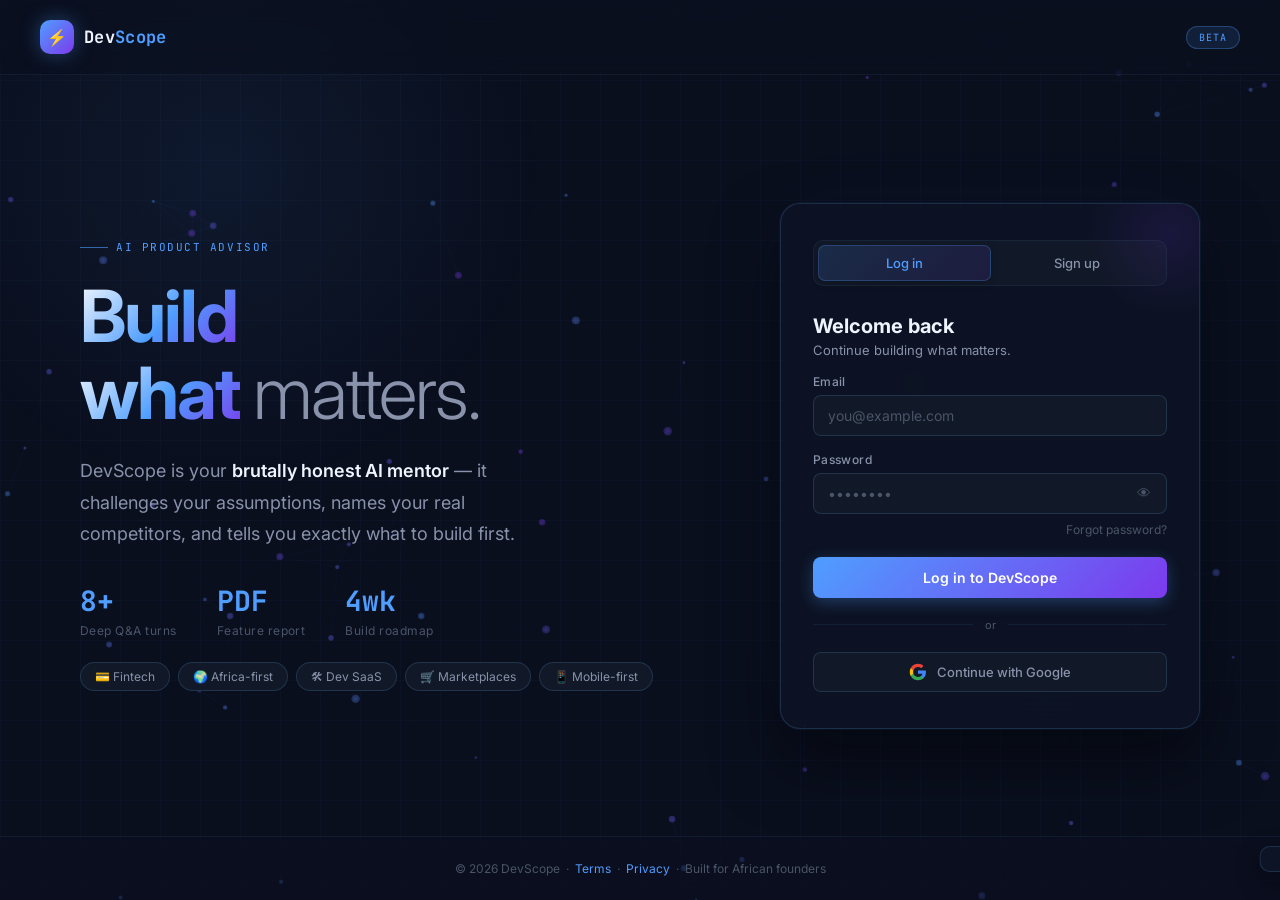
<file: Devscope/templates/landing.html>
<!DOCTYPE html>
<html lang="en">
<head>
  <meta charset="UTF-8"/>
  <meta name="viewport" content="width=device-width, initial-scale=1.0"/>
  <title>DevScope — Your AI Product Advisor</title>
  <link rel="preconnect" href="https://fonts.googleapis.com"/>
  <link rel="preconnect" href="https://fonts.gstatic.com" crossorigin/>
  <link href="https://fonts.googleapis.com/css2?family=Inter:wght@300;400;500;600;700&family=JetBrains+Mono:wght@400;500;700&display=swap" rel="stylesheet"/>
  <style>
    *, *::before, *::after { box-sizing: border-box; margin: 0; padding: 0; }

    :root {
      --bg:      #0a0f1e;
      --bg2:     #0d1425;
      --bg3:     #111827;
      --border:  rgba(99,179,237,0.08);
      --border2: rgba(99,179,237,0.18);
      --text:    #f0f4ff;
      --text2:   #8892aa;
      --text3:   #4a5568;
      --accent:  #4f9eff;
      --accent2: #7c3aed;
      --success: #10b981;
      --danger:  #ef4444;
      --glow:    rgba(79,158,255,0.12);
      --font:    'Inter', sans-serif;
      --mono:    'JetBrains Mono', monospace;
    }

    html, body {
      height: 100%;
      font-family: var(--font);
      background: var(--bg);
      color: var(--text);
      overflow-x: hidden;
      -webkit-font-smoothing: antialiased;
    }

    #brainCanvas {
      position: fixed;
      inset: 0;
      width: 100%;
      height: 100%;
      z-index: 0;
      opacity: 0.5;
    }

    body::before {
      content: '';
      position: fixed;
      inset: 0;
      background-image:
        linear-gradient(rgba(79,158,255,0.03) 1px, transparent 1px),
        linear-gradient(90deg, rgba(79,158,255,0.03) 1px, transparent 1px);
      background-size: 40px 40px;
      z-index: 1;
      pointer-events: none;
    }

    body::after {
      content: '';
      position: fixed;
      top: -20%; left: -10%;
      width: 700px; height: 700px;
      background: radial-gradient(circle, rgba(79,158,255,0.07) 0%, transparent 65%);
      z-index: 1;
      pointer-events: none;
    }

    .page {
      position: relative;
      z-index: 2;
      min-height: 100vh;
      display: flex;
      flex-direction: column;
    }

    /* NAV */
    nav {
      display: flex;
      align-items: center;
      justify-content: space-between;
      padding: 20px 40px;
      border-bottom: 1px solid var(--border);
      background: rgba(10,15,30,0.6);
      backdrop-filter: blur(12px);
      position: sticky;
      top: 0;
      z-index: 50;
    }

    .nav-logo {
      display: flex;
      align-items: center;
      gap: 10px;
      text-decoration: none;
    }

    .logo-mark {
      width: 34px; height: 34px;
      background: linear-gradient(135deg, var(--accent), var(--accent2));
      border-radius: 10px;
      display: flex;
      align-items: center;
      justify-content: center;
      font-size: 16px;
      box-shadow: 0 0 20px rgba(79,158,255,0.35);
    }

    .logo-wordmark {
      font-family: var(--mono);
      font-size: 17px;
      font-weight: 700;
      color: var(--text);
      letter-spacing: 0.02em;
    }

    .logo-wordmark span { color: var(--accent); }

    .nav-badge {
      padding: 4px 12px;
      background: var(--glow);
      border: 1px solid rgba(79,158,255,0.3);
      border-radius: 20px;
      font-family: var(--mono);
      font-size: 10px;
      color: var(--accent);
      letter-spacing: 0.1em;
    }

    /* HERO */
    .hero {
      flex: 1;
      display: grid;
      grid-template-columns: 1fr 420px;
      gap: 60px;
      align-items: center;
      padding: 80px 80px 60px;
      max-width: 1280px;
      margin: 0 auto;
      width: 100%;
    }

    .hero-copy { display: flex; flex-direction: column; gap: 24px; }

    .eyebrow {
      display: inline-flex;
      align-items: center;
      gap: 8px;
      font-family: var(--mono);
      font-size: 11px;
      letter-spacing: 0.14em;
      color: var(--accent);
      text-transform: uppercase;
    }

    .eyebrow::before {
      content: '';
      display: inline-block;
      width: 28px; height: 1px;
      background: var(--accent);
      opacity: 0.6;
    }

    h1 {
      font-size: clamp(42px, 6vw, 72px);
      font-weight: 700;
      line-height: 1.06;
      letter-spacing: -2px;
    }

    .word-grad {
      background: linear-gradient(135deg, #fff 0%, var(--accent) 55%, var(--accent2) 100%);
      -webkit-background-clip: text;
      -webkit-text-fill-color: transparent;
      background-clip: text;
    }

    .word-muted { color: var(--text2); font-weight: 300; }

    .hero-sub {
      font-size: 18px;
      color: var(--text2);
      line-height: 1.75;
      max-width: 480px;
    }

    .hero-sub strong { color: var(--text); font-weight: 600; }

    .hero-stats { display: flex; gap: 40px; margin-top: 8px; }

    .stat { display: flex; flex-direction: column; gap: 4px; }

    .stat-num {
      font-family: var(--mono);
      font-size: 28px;
      font-weight: 700;
      color: var(--accent);
    }

    .stat-label { font-size: 12px; color: var(--text3); letter-spacing: 0.04em; }

    .hero-tags { display: flex; flex-wrap: wrap; gap: 8px; }

    .tag {
      padding: 6px 14px;
      background: var(--bg3);
      border: 1px solid var(--border2);
      border-radius: 20px;
      font-size: 12px;
      color: var(--text2);
    }

    /* AUTH CARD */
    .auth-card {
      background: rgba(13,20,37,0.88);
      border: 1px solid var(--border2);
      border-radius: 20px;
      padding: 36px 32px;
      backdrop-filter: blur(24px);
      box-shadow:
        0 0 0 1px rgba(79,158,255,0.05),
        0 32px 64px rgba(0,0,0,0.5),
        0 0 80px rgba(79,158,255,0.04);
      position: relative;
      overflow: hidden;
    }

    .auth-card::before {
      content: '';
      position: absolute;
      top: -60px; right: -60px;
      width: 180px; height: 180px;
      background: radial-gradient(circle, rgba(124,58,237,0.12), transparent 65%);
      border-radius: 50%;
      pointer-events: none;
    }

    .auth-tabs {
      display: flex;
      background: var(--bg3);
      border: 1px solid var(--border);
      border-radius: 10px;
      padding: 4px;
      margin-bottom: 28px;
    }

    .tab-btn {
      flex: 1;
      padding: 9px;
      background: transparent;
      border: none;
      border-radius: 7px;
      font-family: var(--font);
      font-size: 13px;
      font-weight: 500;
      color: var(--text2);
      cursor: pointer;
      transition: all 0.2s;
    }

    .tab-btn.active {
      background: linear-gradient(135deg, rgba(79,158,255,0.15), rgba(124,58,237,0.12));
      color: var(--accent);
      border: 1px solid rgba(79,158,255,0.25);
      box-shadow: 0 2px 8px rgba(0,0,0,0.2);
    }

    .auth-panel { display: none; flex-direction: column; gap: 16px; }
    .auth-panel.active { display: flex; }

    .auth-panel h2 { font-size: 20px; font-weight: 700; color: var(--text); }
    .auth-panel > div > p { font-size: 13px; color: var(--text2); margin-top: 4px; }

    .field { display: flex; flex-direction: column; gap: 6px; }

    .field label { font-size: 12px; font-weight: 500; color: var(--text2); letter-spacing: 0.03em; }

    .field input {
      width: 100%;
      padding: 11px 14px;
      background: var(--bg3);
      border: 1px solid var(--border2);
      border-radius: 8px;
      color: var(--text);
      font-family: var(--font);
      font-size: 14px;
      outline: none;
      transition: all 0.2s;
    }

    .field input:focus {
      border-color: var(--accent);
      box-shadow: 0 0 0 3px rgba(79,158,255,0.1);
    }

    .field input::placeholder { color: var(--text3); }

    .pw-wrap { position: relative; }
    .pw-wrap input { padding-right: 44px; }

    .pw-toggle {
      position: absolute;
      right: 12px; top: 50%;
      transform: translateY(-50%);
      background: none;
      border: none;
      color: var(--text3);
      cursor: pointer;
      font-size: 14px;
      transition: color 0.2s;
      padding: 4px;
    }

    .pw-toggle:hover { color: var(--accent); }

    .field-error { font-size: 11px; color: var(--danger); display: none; }
    .field.has-error input { border-color: var(--danger); }
    .field.has-error .field-error { display: block; }

    .forgot {
      display: block;
      text-align: right;
      font-size: 12px;
      color: var(--text3);
      text-decoration: none;
      margin-top: -8px;
      transition: color 0.2s;
    }

    .forgot:hover { color: var(--accent); }

    .btn-primary {
      width: 100%;
      padding: 12px;
      background: linear-gradient(135deg, var(--accent), var(--accent2));
      border: none;
      border-radius: 8px;
      color: #fff;
      font-family: var(--font);
      font-size: 14px;
      font-weight: 600;
      cursor: pointer;
      transition: all 0.2s;
      box-shadow: 0 4px 16px rgba(79,158,255,0.3);
      margin-top: 4px;
      position: relative;
      overflow: hidden;
    }

    .btn-primary:hover {
      transform: translateY(-1px);
      box-shadow: 0 8px 24px rgba(79,158,255,0.4);
    }

    .btn-primary:active { transform: translateY(0); }

    .btn-primary.loading::after {
      content: '';
      position: absolute;
      inset: 0;
      background: linear-gradient(90deg, transparent, rgba(255,255,255,0.15), transparent);
      animation: shimmer 1.2s infinite;
    }

    @keyframes shimmer {
      from { transform: translateX(-100%); }
      to   { transform: translateX(100%); }
    }

    .divider {
      display: flex;
      align-items: center;
      gap: 12px;
      color: var(--text3);
      font-size: 11px;
      margin: 4px 0;
    }

    .divider::before, .divider::after {
      content: '';
      flex: 1;
      height: 1px;
      background: var(--border);
    }

    .btn-oauth {
      width: 100%;
      padding: 10px 14px;
      background: var(--bg3);
      border: 1px solid var(--border2);
      border-radius: 8px;
      color: var(--text2);
      font-family: var(--font);
      font-size: 13px;
      font-weight: 500;
      cursor: pointer;
      transition: all 0.2s;
      display: flex;
      align-items: center;
      justify-content: center;
      gap: 10px;
    }

    .btn-oauth:hover {
      border-color: var(--accent);
      color: var(--text);
      background: var(--glow);
    }

    .btn-oauth svg { width: 18px; height: 18px; flex-shrink: 0; }

    .terms-note {
      font-size: 11px;
      color: var(--text3);
      text-align: center;
      margin-top: 4px;
    }

    .terms-note a { color: var(--accent); text-decoration: none; }

    /* TOAST */
    #toast {
      position: fixed;
      bottom: 28px; right: 28px;
      background: var(--bg2);
      border: 1px solid var(--border2);
      border-radius: 10px;
      padding: 12px 18px;
      font-size: 13px;
      color: var(--text);
      z-index: 999;
      box-shadow: 0 8px 24px rgba(0,0,0,0.4);
      transform: translateX(120%);
      transition: transform 0.3s cubic-bezier(0.4,0,0.2,1);
      max-width: 320px;
    }

    #toast.show { transform: translateX(0); }
    #toast.success { border-color: rgba(16,185,129,0.4); }
    #toast.error   { border-color: rgba(239,68,68,0.4); }

    footer {
      text-align: center;
      padding: 24px;
      border-top: 1px solid var(--border);
      background: rgba(10,15,30,0.5);
      font-size: 12px;
      color: var(--text3);
      position: relative;
      z-index: 2;
    }

    footer a { color: var(--accent); text-decoration: none; }
    footer a:hover { text-decoration: underline; }

    @media (max-width: 900px) {
      .hero {
        grid-template-columns: 1fr;
        padding: 48px 24px 40px;
        gap: 40px;
      }
      .auth-card { max-width: 480px; width: 100%; margin: 0 auto; }
      .hero-stats { gap: 28px; }
      nav { padding: 16px 24px; }
    }

    @media (prefers-reduced-motion: reduce) {
      *, *::before, *::after { animation: none !important; transition: none !important; }
    }
  </style>
  <script>
  (function(apiKey){
      (function(p,e,n,d,o){var v,w,x,y,z;o=p[d]=p[d]||{};o._q=o._q||[];
      v=['initialize','identify','updateOptions','pageLoad','track', 'trackAgent'];for(w=0,x=v.length;w<x;++w)(function(m){
      o[m]=o[m]||function(){o._q[m===v[0]?'unshift':'push']([m].concat([].slice.call(arguments,0)));};})(v[w]);
      y=e.createElement(n);y.async=!0;y.src='https://cdn.pendo.io/agent/static/'+apiKey+'/pendo.js';
      z=e.getElementsByTagName(n)[0];z.parentNode.insertBefore(y,z);})(window,document,'script','pendo');
  })('cbb05cef-63cd-4e8c-b863-980066c154e8');

  pendo.initialize({ visitor: { id: '' } });
  </script>
</head>
<body>

<canvas id="brainCanvas"></canvas>

<div class="page">
  <nav>
    <a class="nav-logo" href="#">
      <div class="logo-mark">⚡</div>
      <span class="logo-wordmark">Dev<span>Scope</span></span>
    </a>
    <span class="nav-badge">BETA</span>
  </nav>

  <main class="hero">
    <!-- COPY -->
    <div class="hero-copy">
      <span class="eyebrow">AI Product Advisor</span>

      <h1>
        <span class="word-grad">Build</span><br/>
        <span class="word-grad">what</span>
        <span class="word-muted">matters.</span>
      </h1>

      <p class="hero-sub">
        DevScope is your <strong>brutally honest AI mentor</strong> —
        it challenges your assumptions, names your real competitors,
        and tells you exactly what to build first.
      </p>

      <div class="hero-stats">
        <div class="stat">
          <span class="stat-num">8+</span>
          <span class="stat-label">Deep Q&A turns</span>
        </div>
        <div class="stat">
          <span class="stat-num">PDF</span>
          <span class="stat-label">Feature report</span>
        </div>
        <div class="stat">
          <span class="stat-num">4wk</span>
          <span class="stat-label">Build roadmap</span>
        </div>
      </div>

      <div class="hero-tags">
        <span class="tag">💳 Fintech</span>
        <span class="tag">🌍 Africa-first</span>
        <span class="tag">🛠 Dev SaaS</span>
        <span class="tag">🛒 Marketplaces</span>
        <span class="tag">📱 Mobile-first</span>
      </div>
    </div>

    <!-- AUTH CARD -->
    <div class="auth-card">
      <div class="auth-tabs">
        <button class="tab-btn active" id="tabLogin" onclick="switchTab('login')">Log in</button>
        <button class="tab-btn" id="tabSignup" onclick="switchTab('signup')">Sign up</button>
      </div>

      <!-- LOGIN PANEL -->
      <div class="auth-panel active" id="panelLogin">
        <div>
          <h2>Welcome back</h2>
          <p>Continue building what matters.</p>
        </div>

        <div class="field" id="fieldLoginEmail">
          <label for="loginEmail">Email</label>
          <input type="email" id="loginEmail" placeholder="you@example.com" autocomplete="email"/>
          <span class="field-error">Enter a valid email address.</span>
        </div>

        <div class="field" id="fieldLoginPw">
          <label for="loginPw">Password</label>
          <div class="pw-wrap">
            <input type="password" id="loginPw" placeholder="••••••••" autocomplete="current-password"/>
            <button type="button" class="pw-toggle" onclick="togglePw('loginPw', this)">👁</button>
          </div>
          <span class="field-error">Password is required.</span>
        </div>

        <a href="#" class="forgot">Forgot password?</a>

        <button class="btn-primary" id="btnLogin" onclick="handleLogin()">Log in to DevScope</button>

        <div class="divider">or</div>

        <button class="btn-oauth" onclick="handleOAuth()">
          <svg viewBox="0 0 24 24" fill="none">
            <path d="M22.56 12.25c0-.78-.07-1.53-.2-2.25H12v4.26h5.92c-.26 1.37-1.04 2.53-2.21 3.31v2.77h3.57c2.08-1.92 3.28-4.74 3.28-8.09z" fill="#4285F4"/>
            <path d="M12 23c2.97 0 5.46-.98 7.28-2.66l-3.57-2.77c-.98.66-2.23 1.06-3.71 1.06-2.86 0-5.29-1.93-6.16-4.53H2.18v2.84C3.99 20.53 7.7 23 12 23z" fill="#34A853"/>
            <path d="M5.84 14.09c-.22-.66-.35-1.36-.35-2.09s.13-1.43.35-2.09V7.07H2.18C1.43 8.55 1 10.22 1 12s.43 3.45 1.18 4.93l3.66-2.84z" fill="#FBBC05"/>
            <path d="M12 5.38c1.62 0 3.06.56 4.21 1.64l3.15-3.15C17.45 2.09 14.97 1 12 1 7.7 1 3.99 3.47 2.18 7.07l3.66 2.84c.87-2.6 3.3-4.53 6.16-4.53z" fill="#EA4335"/>
          </svg>
          Continue with Google
        </button>
      </div>

      <!-- SIGNUP PANEL -->
      <div class="auth-panel" id="panelSignup">
        <div>
          <h2>Start building smarter</h2>
          <p>Free account — no credit card needed.</p>
        </div>

        <div class="field" id="fieldSignupName">
          <label for="signupName">Full name</label>
          <input type="text" id="signupName" placeholder="Your name" autocomplete="name"/>
          <span class="field-error">Name is required.</span>
        </div>

        <div class="field" id="fieldSignupEmail">
          <label for="signupEmail">Email</label>
          <input type="email" id="signupEmail" placeholder="you@example.com" autocomplete="email"/>
          <span class="field-error">Enter a valid email address.</span>
        </div>

        <div class="field" id="fieldSignupPw">
          <label for="signupPw">Password</label>
          <div class="pw-wrap">
            <input type="password" id="signupPw" placeholder="Min 8 characters" autocomplete="new-password"/>
            <button type="button" class="pw-toggle" onclick="togglePw('signupPw', this)">👁</button>
          </div>
          <span class="field-error">Password must be at least 8 characters.</span>
        </div>

        <button class="btn-primary" id="btnSignup" onclick="handleSignup()">Create account</button>

        <div class="divider">or</div>

        <button class="btn-oauth" onclick="handleOAuth()">
          <svg viewBox="0 0 24 24" fill="none">
            <path d="M22.56 12.25c0-.78-.07-1.53-.2-2.25H12v4.26h5.92c-.26 1.37-1.04 2.53-2.21 3.31v2.77h3.57c2.08-1.92 3.28-4.74 3.28-8.09z" fill="#4285F4"/>
            <path d="M12 23c2.97 0 5.46-.98 7.28-2.66l-3.57-2.77c-.98.66-2.23 1.06-3.71 1.06-2.86 0-5.29-1.93-6.16-4.53H2.18v2.84C3.99 20.53 7.7 23 12 23z" fill="#34A853"/>
            <path d="M5.84 14.09c-.22-.66-.35-1.36-.35-2.09s.13-1.43.35-2.09V7.07H2.18C1.43 8.55 1 10.22 1 12s.43 3.45 1.18 4.93l3.66-2.84z" fill="#FBBC05"/>
            <path d="M12 5.38c1.62 0 3.06.56 4.21 1.64l3.15-3.15C17.45 2.09 14.97 1 12 1 7.7 1 3.99 3.47 2.18 7.07l3.66 2.84c.87-2.6 3.3-4.53 6.16-4.53z" fill="#EA4335"/>
          </svg>
          Sign up with Google
        </button>

        <p class="terms-note">
          By signing up you agree to our
          <a href="#">Terms</a> &amp; <a href="#">Privacy Policy</a>.
        </p>
      </div>
    </div>
  </main>

  <footer>
    © 2026 DevScope &nbsp;·&nbsp;
    <a href="#">Terms</a> &nbsp;·&nbsp;
    <a href="#">Privacy</a> &nbsp;·&nbsp;
    Built for African founders
  </footer>
</div>

<div id="toast"></div>

<script>
/* ── NEURAL BRAIN CANVAS ── */
(function () {
  const canvas = document.getElementById('brainCanvas');
  const ctx = canvas.getContext('2d');
  let W, H, nodes, pulses = [], tick = 0;

  const COUNT = 70, DIST = 155, SPEED = 0.013;
  const C1 = [79, 158, 255], C2 = [124, 58, 237];

  function lerp(a, b, t) { return a + (b - a) * t; }
  function rgba(r, g, b, a) { return `rgba(${r},${g},${b},${a})`; }

  function resize() {
    W = canvas.width = window.innerWidth;
    H = canvas.height = window.innerHeight;
  }

  function init() {
    nodes = Array.from({ length: COUNT }, () => ({
      x: Math.random() * W,
      y: Math.random() * H,
      vx: (Math.random() - 0.5) * 0.3,
      vy: (Math.random() - 0.5) * 0.3,
      r: Math.random() * 2.4 + 1,
      phase: Math.random() * Math.PI * 2
    }));
  }

  function draw(ts) {
    ctx.clearRect(0, 0, W, H);

    nodes.forEach(n => {
      n.x += n.vx; n.y += n.vy;
      if (n.x < 0 || n.x > W) n.vx *= -1;
      if (n.y < 0 || n.y > H) n.vy *= -1;
    });

    for (let i = 0; i < nodes.length; i++) {
      for (let j = i + 1; j < nodes.length; j++) {
        const dx = nodes[i].x - nodes[j].x;
        const dy = nodes[i].y - nodes[j].y;
        const d = Math.sqrt(dx * dx + dy * dy);
        if (d < DIST) {
          const a = (1 - d / DIST) * 0.16;
          const t = i / nodes.length;
          const r = Math.round(lerp(C1[0], C2[0], t));
          const g = Math.round(lerp(C1[1], C2[1], t));
          const b = Math.round(lerp(C1[2], C2[2], t));
          ctx.beginPath();
          ctx.moveTo(nodes[i].x, nodes[i].y);
          ctx.lineTo(nodes[j].x, nodes[j].y);
          ctx.strokeStyle = rgba(r, g, b, a);
          ctx.lineWidth = 0.7;
          ctx.stroke();
        }
      }
    }

    tick++;
    if (tick % 50 === 0 && nodes.length >= 2) {
      const i = Math.floor(Math.random() * nodes.length);
      let j = Math.floor(Math.random() * nodes.length);
      while (j === i) j = Math.floor(Math.random() * nodes.length);
      pulses.push({ from: i, to: j, t: 0 });
    }

    pulses = pulses.filter(p => {
      p.t += SPEED;
      if (p.t > 1) return false;
      const a = nodes[p.from], b = nodes[p.to];
      const px = lerp(a.x, b.x, p.t);
      const py = lerp(a.y, b.y, p.t);
      const g = ctx.createRadialGradient(px, py, 0, px, py, 9);
      g.addColorStop(0, rgba(79, 158, 255, 0.9));
      g.addColorStop(1, rgba(79, 158, 255, 0));
      ctx.beginPath();
      ctx.arc(px, py, 9, 0, Math.PI * 2);
      ctx.fillStyle = g;
      ctx.fill();
      return true;
    });

    nodes.forEach((n, i) => {
      const pulse = 0.5 + 0.5 * Math.sin(ts * 0.001 + n.phase);
      const t = i / nodes.length;
      const r = Math.round(lerp(C1[0], C2[0], t));
      const g = Math.round(lerp(C1[1], C2[1], t));
      const b = Math.round(lerp(C1[2], C2[2], t));
      const grd = ctx.createRadialGradient(n.x, n.y, 0, n.x, n.y, n.r * 3);
      grd.addColorStop(0, rgba(r, g, b, 0.85));
      grd.addColorStop(1, rgba(r, g, b, 0));
      ctx.beginPath();
      ctx.arc(n.x, n.y, n.r * (1 + 0.4 * pulse), 0, Math.PI * 2);
      ctx.fillStyle = grd;
      ctx.fill();
    });

    requestAnimationFrame(draw);
  }

  window.addEventListener('resize', () => { resize(); init(); });
  resize(); init();
  requestAnimationFrame(draw);
})();

/* ── TABS ── */
function switchTab(tab) {
  ['login', 'signup'].forEach(t => {
    document.getElementById('panel' + t.charAt(0).toUpperCase() + t.slice(1))
      .classList.toggle('active', t === tab);
    document.getElementById('tab' + t.charAt(0).toUpperCase() + t.slice(1))
      .classList.toggle('active', t === tab);
  });
}

/* ── PASSWORD TOGGLE ── */
function togglePw(id, btn) {
  const el = document.getElementById(id);
  const show = el.type === 'password';
  el.type = show ? 'text' : 'password';
  btn.textContent = show ? '🙈' : '👁';
}

/* ── TOAST ── */
function showToast(msg, type) {
  const el = document.getElementById('toast');
  el.textContent = (type === 'error' ? '❌ ' : '✅ ') + msg;
  el.className = 'show ' + (type || 'success');
  clearTimeout(el._t);
  el._t = setTimeout(() => { el.className = ''; }, 3500);
}

/* ── VALIDATION ── */
function isEmail(v) { return /^[^\s@]+@[^\s@]+\.[^\s@]+$/.test(v); }

function setError(id, hasError) {
  document.getElementById(id).classList.toggle('has-error', hasError);
}

/* ── LOGIN ── */
function handleLogin() {
  const email = document.getElementById('loginEmail').value.trim();
  const pw    = document.getElementById('loginPw').value;
  let ok = true;
  if (!isEmail(email)) { setError('fieldLoginEmail', true); ok = false; } else setError('fieldLoginEmail', false);
  if (!pw)             { setError('fieldLoginPw', true);    ok = false; } else setError('fieldLoginPw', false);
  if (!ok) return;

  const btn = document.getElementById('btnLogin');
  btn.classList.add('loading'); btn.disabled = true; btn.textContent = 'Logging in…';
   fetch('/login', { method:'POST', headers:{'Content-Type':'application/json'},
     body: JSON.stringify({ email, password: pw }) })
     .then(r => r.json()).then(d => { if (d.ok) window.location.href='/app'; })

  setTimeout(() => {
    btn.classList.remove('loading'); btn.disabled = false; btn.textContent = 'Log in to DevScope';
    showToast('Logged in! Redirecting…');
     window.location.href = '/app';
  }, 1400);
}

/* ── SIGNUP ── */
function handleSignup() {
  const name  = document.getElementById('signupName').value.trim();
  const email = document.getElementById('signupEmail').value.trim();
  const pw    = document.getElementById('signupPw').value;
  let ok = true;
  if (!name)           { setError('fieldSignupName', true);  ok = false; } else setError('fieldSignupName', false);
  if (!isEmail(email)) { setError('fieldSignupEmail', true); ok = false; } else setError('fieldSignupEmail', false);
  if (pw.length < 8)   { setError('fieldSignupPw', true);   ok = false; } else setError('fieldSignupPw', false);
  if (!ok) return;

  const btn = document.getElementById('btnSignup');
  btn.classList.add('loading'); btn.disabled = true; btn.textContent = 'Creating account…';


  fetch('/register', { method:'POST', headers:{'Content-Type':'application/json'},
    body: JSON.stringify({ name, email, password: pw }) })
    .then(r => r.json()).then(d => { if (d.ok) switchTab('login'); })

  setTimeout(() => {
    btn.classList.remove('loading'); btn.disabled = false; btn.textContent = 'Create account';
    showToast('Account created! Welcome to DevScope 🚀');
    setTimeout(() => switchTab('login'), 1000);
  }, 1400);
}

function handleOAuth() {
  window.location.href = '/auth/google';
}

/* ── ENTER KEY ── */
document.addEventListener('keydown', e => {
  if (e.key !== 'Enter') return;
  const active = document.querySelector('.auth-panel.active');
  if (active.id === 'panelLogin')  handleLogin();
  if (active.id === 'panelSignup') handleSignup();
});
</script>
</body>
</html>
</file>
